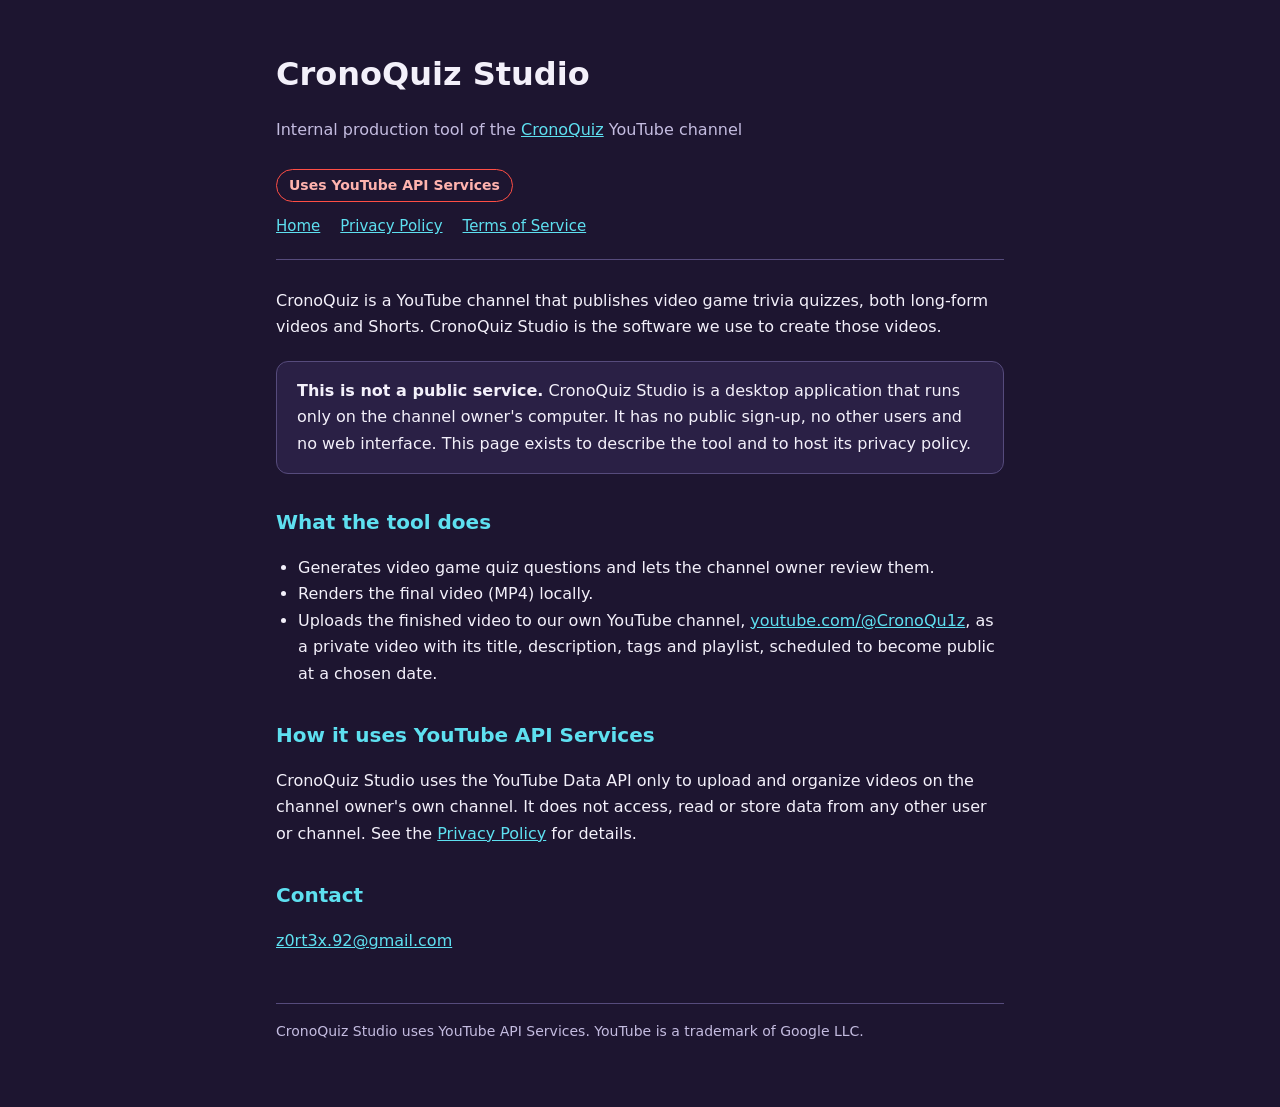
<file: index.html>
<!doctype html>
<html lang="en">
<head>
    <meta charset="utf-8">
    <meta name="viewport" content="width=device-width, initial-scale=1">
    <title>CronoQuiz Studio</title>
    <meta name="description" content="CronoQuiz Studio is the private tool used by the CronoQuiz YouTube channel to produce and upload its own video game quiz videos.">
    <link rel="stylesheet" href="style.css">
</head>
<body>
<main>
    <header>
        <h1>CronoQuiz Studio</h1>
        <p class="muted">Internal production tool of the <a href="https://www.youtube.com/@CronoQu1z">CronoQuiz</a> YouTube channel</p>
        <p class="badge">Uses YouTube API Services</p>
        <nav><a href="./">Home</a><a href="privacy.html">Privacy Policy</a><a href="terms.html">Terms of Service</a></nav>
    </header>

    <p>CronoQuiz is a YouTube channel that publishes video game trivia quizzes, both long-form videos and Shorts. CronoQuiz Studio is the software we use to create those videos.</p>

    <div class="card">
        <strong>This is not a public service.</strong> CronoQuiz Studio is a desktop application that runs only on the channel owner's computer. It has no public sign-up, no other users and no web interface. This page exists to describe the tool and to host its privacy policy.
    </div>

    <h2>What the tool does</h2>
    <ul>
        <li>Generates video game quiz questions and lets the channel owner review them.</li>
        <li>Renders the final video (MP4) locally.</li>
        <li>Uploads the finished video to our own YouTube channel, <a href="https://www.youtube.com/@CronoQu1z">youtube.com/@CronoQu1z</a>, as a private video with its title, description, tags and playlist, scheduled to become public at a chosen date.</li>
    </ul>

    <h2>How it uses YouTube API Services</h2>
    <p>CronoQuiz Studio uses the YouTube Data API only to upload and organize videos on the channel owner's own channel. It does not access, read or store data from any other user or channel. See the <a href="privacy.html">Privacy Policy</a> for details.</p>

    <h2>Contact</h2>
    <p><a href="mailto:z0rt3x.92@gmail.com">z0rt3x.92@gmail.com</a></p>

    <footer>CronoQuiz Studio uses YouTube API Services. YouTube is a trademark of Google LLC.</footer>
</main>
</body>
</html>
</file>
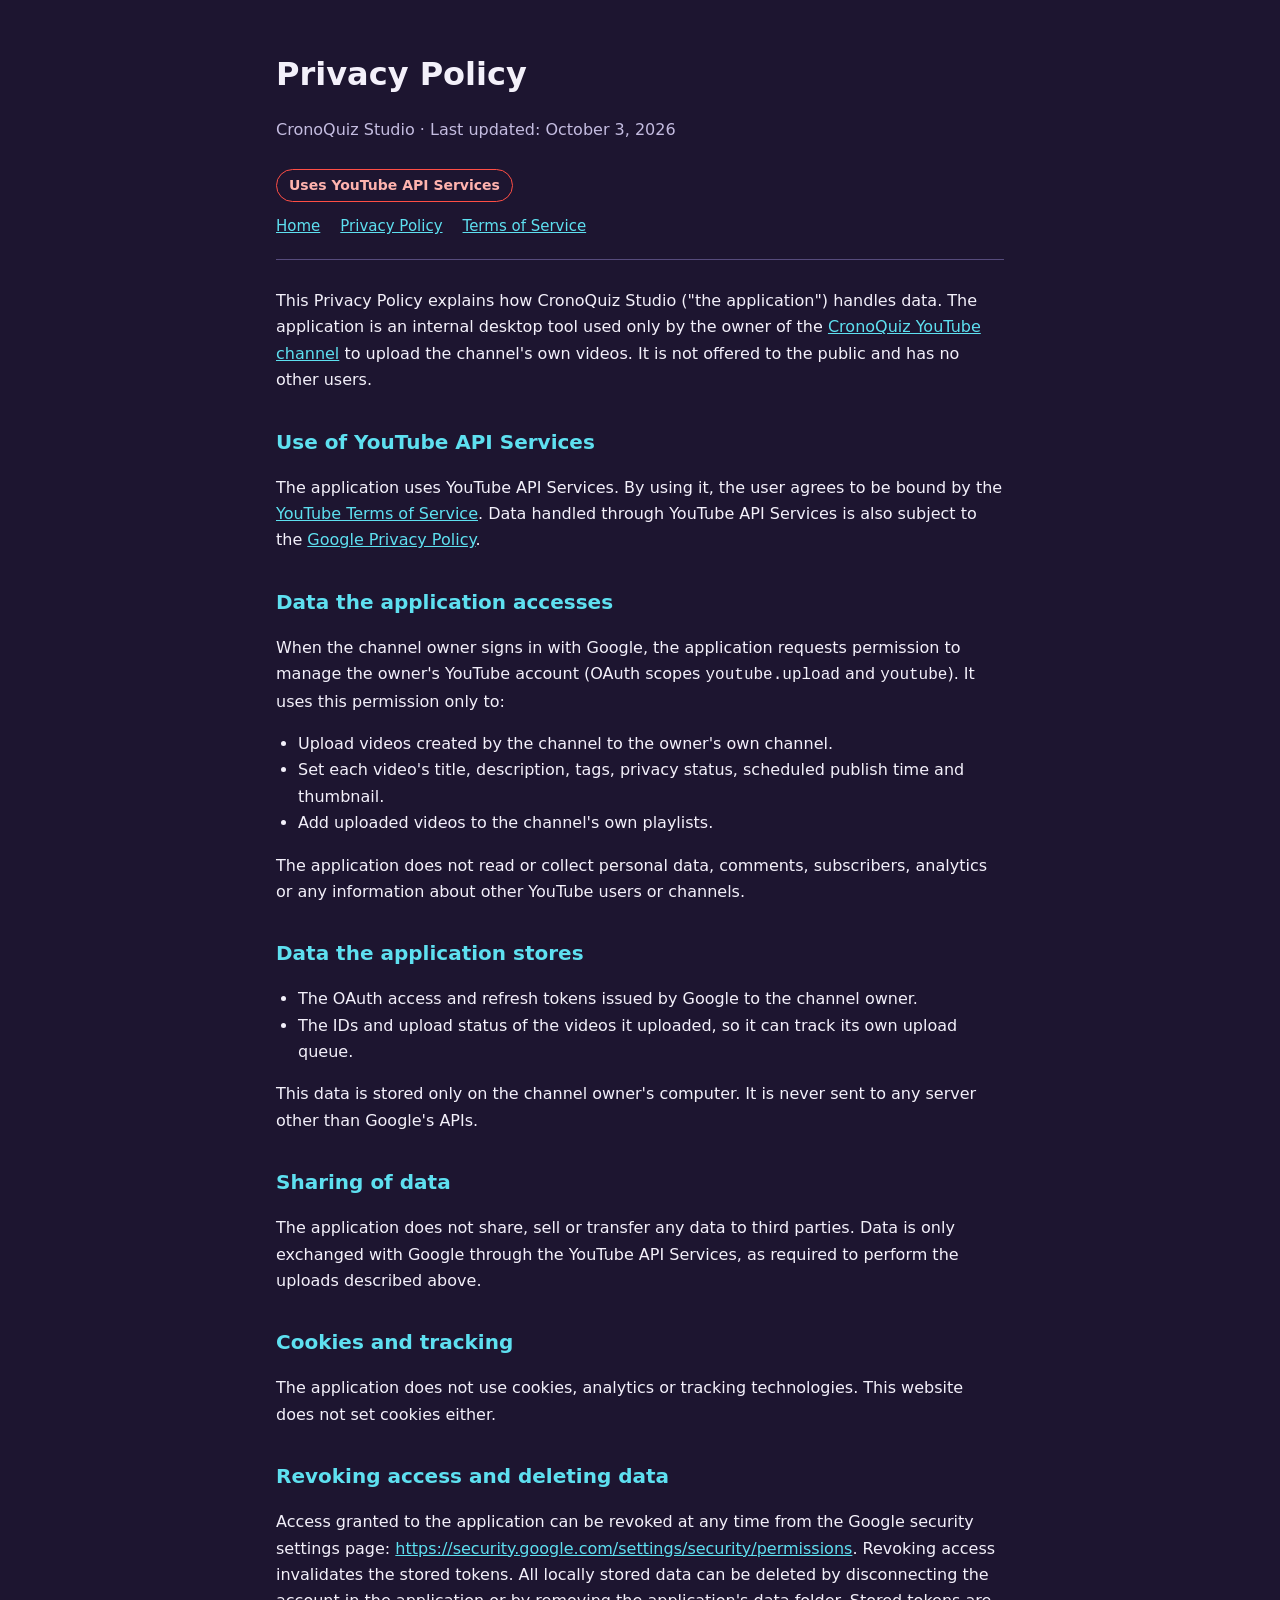
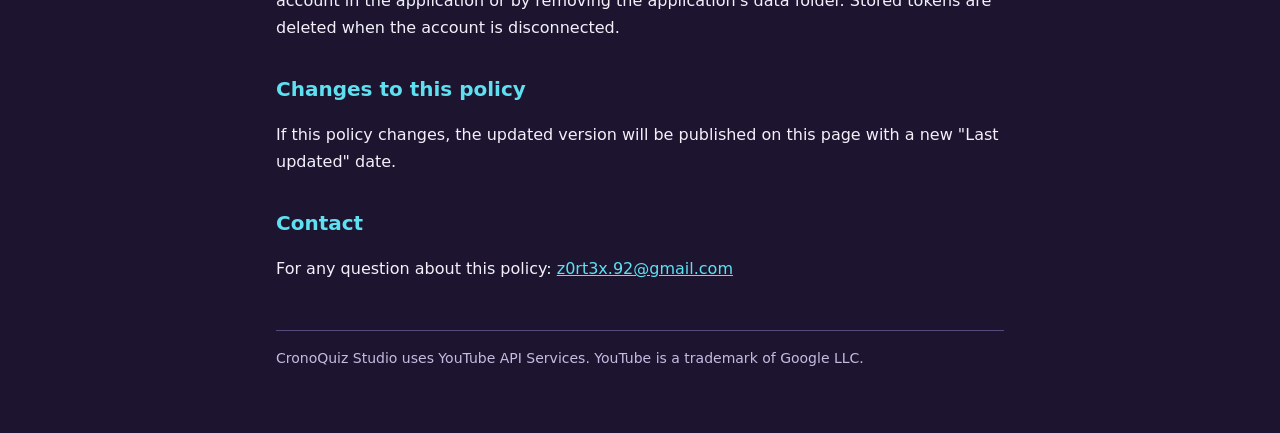
<file: privacy.html>
<!doctype html>
<html lang="en">
<head>
    <meta charset="utf-8">
    <meta name="viewport" content="width=device-width, initial-scale=1">
    <title>Privacy Policy · CronoQuiz Studio</title>
    <meta name="description" content="Privacy Policy of CronoQuiz Studio, the internal tool of the CronoQuiz YouTube channel.">
    <link rel="stylesheet" href="style.css">
</head>
<body>
<main>
    <header>
        <h1>Privacy Policy</h1>
        <p class="muted">CronoQuiz Studio · Last updated: October 3, 2026</p>
        <p class="badge">Uses YouTube API Services</p>
        <nav><a href="./">Home</a><a href="privacy.html">Privacy Policy</a><a href="terms.html">Terms of Service</a></nav>
    </header>

    <p>This Privacy Policy explains how CronoQuiz Studio ("the application") handles data. The application is an internal desktop tool used only by the owner of the <a href="https://www.youtube.com/@CronoQu1z">CronoQuiz YouTube channel</a> to upload the channel's own videos. It is not offered to the public and has no other users.</p>

    <h2>Use of YouTube API Services</h2>
    <p>The application uses YouTube API Services. By using it, the user agrees to be bound by the <a href="https://www.youtube.com/t/terms">YouTube Terms of Service</a>. Data handled through YouTube API Services is also subject to the <a href="https://policies.google.com/privacy">Google Privacy Policy</a>.</p>

    <h2>Data the application accesses</h2>
    <p>When the channel owner signs in with Google, the application requests permission to manage the owner's YouTube account (OAuth scopes <code>youtube.upload</code> and <code>youtube</code>). It uses this permission only to:</p>
    <ul>
        <li>Upload videos created by the channel to the owner's own channel.</li>
        <li>Set each video's title, description, tags, privacy status, scheduled publish time and thumbnail.</li>
        <li>Add uploaded videos to the channel's own playlists.</li>
    </ul>
    <p>The application does not read or collect personal data, comments, subscribers, analytics or any information about other YouTube users or channels.</p>

    <h2>Data the application stores</h2>
    <ul>
        <li>The OAuth access and refresh tokens issued by Google to the channel owner.</li>
        <li>The IDs and upload status of the videos it uploaded, so it can track its own upload queue.</li>
    </ul>
    <p>This data is stored only on the channel owner's computer. It is never sent to any server other than Google's APIs.</p>

    <h2>Sharing of data</h2>
    <p>The application does not share, sell or transfer any data to third parties. Data is only exchanged with Google through the YouTube API Services, as required to perform the uploads described above.</p>

    <h2>Cookies and tracking</h2>
    <p>The application does not use cookies, analytics or tracking technologies. This website does not set cookies either.</p>

    <h2>Revoking access and deleting data</h2>
    <p>Access granted to the application can be revoked at any time from the Google security settings page: <a href="https://security.google.com/settings/security/permissions">https://security.google.com/settings/security/permissions</a>. Revoking access invalidates the stored tokens. All locally stored data can be deleted by disconnecting the account in the application or by removing the application's data folder. Stored tokens are deleted when the account is disconnected.</p>

    <h2>Changes to this policy</h2>
    <p>If this policy changes, the updated version will be published on this page with a new "Last updated" date.</p>

    <h2>Contact</h2>
    <p>For any question about this policy: <a href="mailto:z0rt3x.92@gmail.com">z0rt3x.92@gmail.com</a></p>

    <footer>CronoQuiz Studio uses YouTube API Services. YouTube is a trademark of Google LLC.</footer>
</main>
</body>
</html>
</file>
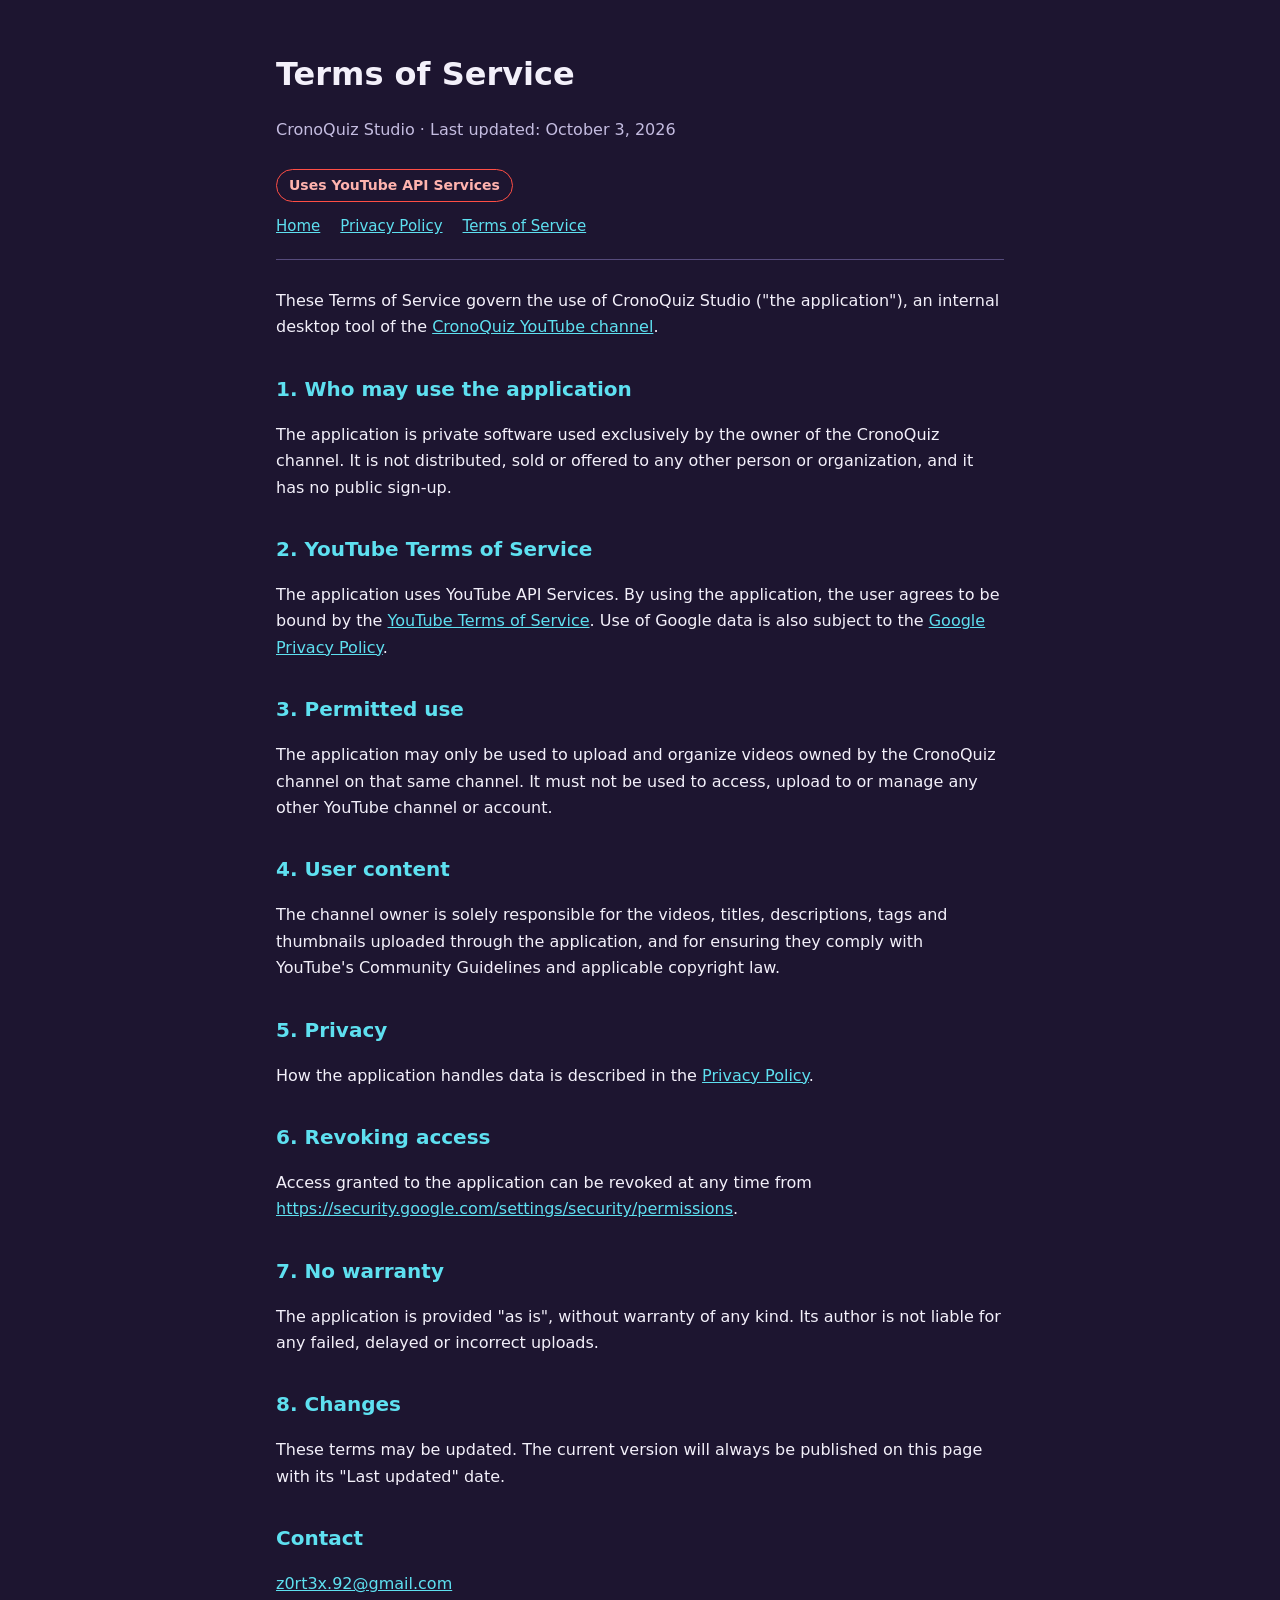
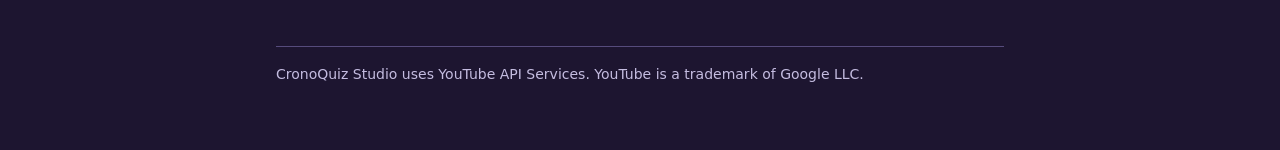
<file: terms.html>
<!doctype html>
<html lang="en">
<head>
    <meta charset="utf-8">
    <meta name="viewport" content="width=device-width, initial-scale=1">
    <title>Terms of Service · CronoQuiz Studio</title>
    <meta name="description" content="Terms of Service of CronoQuiz Studio, the internal tool of the CronoQuiz YouTube channel.">
    <link rel="stylesheet" href="style.css">
</head>
<body>
<main>
    <header>
        <h1>Terms of Service</h1>
        <p class="muted">CronoQuiz Studio · Last updated: October 3, 2026</p>
        <p class="badge">Uses YouTube API Services</p>
        <nav><a href="./">Home</a><a href="privacy.html">Privacy Policy</a><a href="terms.html">Terms of Service</a></nav>
    </header>

    <p>These Terms of Service govern the use of CronoQuiz Studio ("the application"), an internal desktop tool of the <a href="https://www.youtube.com/@CronoQu1z">CronoQuiz YouTube channel</a>.</p>

    <h2>1. Who may use the application</h2>
    <p>The application is private software used exclusively by the owner of the CronoQuiz channel. It is not distributed, sold or offered to any other person or organization, and it has no public sign-up.</p>

    <h2>2. YouTube Terms of Service</h2>
    <p>The application uses YouTube API Services. By using the application, the user agrees to be bound by the <a href="https://www.youtube.com/t/terms">YouTube Terms of Service</a>. Use of Google data is also subject to the <a href="https://policies.google.com/privacy">Google Privacy Policy</a>.</p>

    <h2>3. Permitted use</h2>
    <p>The application may only be used to upload and organize videos owned by the CronoQuiz channel on that same channel. It must not be used to access, upload to or manage any other YouTube channel or account.</p>

    <h2>4. User content</h2>
    <p>The channel owner is solely responsible for the videos, titles, descriptions, tags and thumbnails uploaded through the application, and for ensuring they comply with YouTube's Community Guidelines and applicable copyright law.</p>

    <h2>5. Privacy</h2>
    <p>How the application handles data is described in the <a href="privacy.html">Privacy Policy</a>.</p>

    <h2>6. Revoking access</h2>
    <p>Access granted to the application can be revoked at any time from <a href="https://security.google.com/settings/security/permissions">https://security.google.com/settings/security/permissions</a>.</p>

    <h2>7. No warranty</h2>
    <p>The application is provided "as is", without warranty of any kind. Its author is not liable for any failed, delayed or incorrect uploads.</p>

    <h2>8. Changes</h2>
    <p>These terms may be updated. The current version will always be published on this page with its "Last updated" date.</p>

    <h2>Contact</h2>
    <p><a href="mailto:z0rt3x.92@gmail.com">z0rt3x.92@gmail.com</a></p>

    <footer>CronoQuiz Studio uses YouTube API Services. YouTube is a trademark of Google LLC.</footer>
</main>
</body>
</html>
</file>
<file: style.css>
:root {
    --bg: #1d1530;
    --surface: #2a2045;
    --text: #f3f0fa;
    --muted: #c4bce0;
    --accent: #5ee0f0;
    --border: #564b7c;
}
* { box-sizing: border-box; }
body {
    margin: 0;
    background: var(--bg);
    color: var(--text);
    font: 16px/1.65 system-ui, -apple-system, "Segoe UI", Roboto, sans-serif;
}
main { max-width: 760px; margin: 0 auto; padding: 48px 16px 64px; }
header { border-bottom: 1px solid var(--border); padding-bottom: 20px; margin-bottom: 28px; }
nav { display: flex; flex-wrap: wrap; gap: 20px; font-size: 15px; margin-top: 12px; }
h1 { font-size: 2rem; margin: 0; }
h2 { font-size: 1.25rem; margin: 32px 0 8px; color: var(--accent); }
.muted { color: var(--muted); }
a { color: var(--accent); overflow-wrap: anywhere; }
ul { padding-left: 22px; }
.badge { display: inline-block; margin: 10px 0 0; padding: 4px 12px; border: 1px solid #ff4e45; border-radius: 999px; color: #ffb3ae; font-size: 14px; font-weight: 600; }
.card { background: var(--surface); border: 1px solid var(--border); border-radius: 12px; padding: 16px 20px; margin: 20px 0; }
footer { margin-top: 48px; padding-top: 16px; border-top: 1px solid var(--border); font-size: 14px; color: var(--muted); }
</file>
